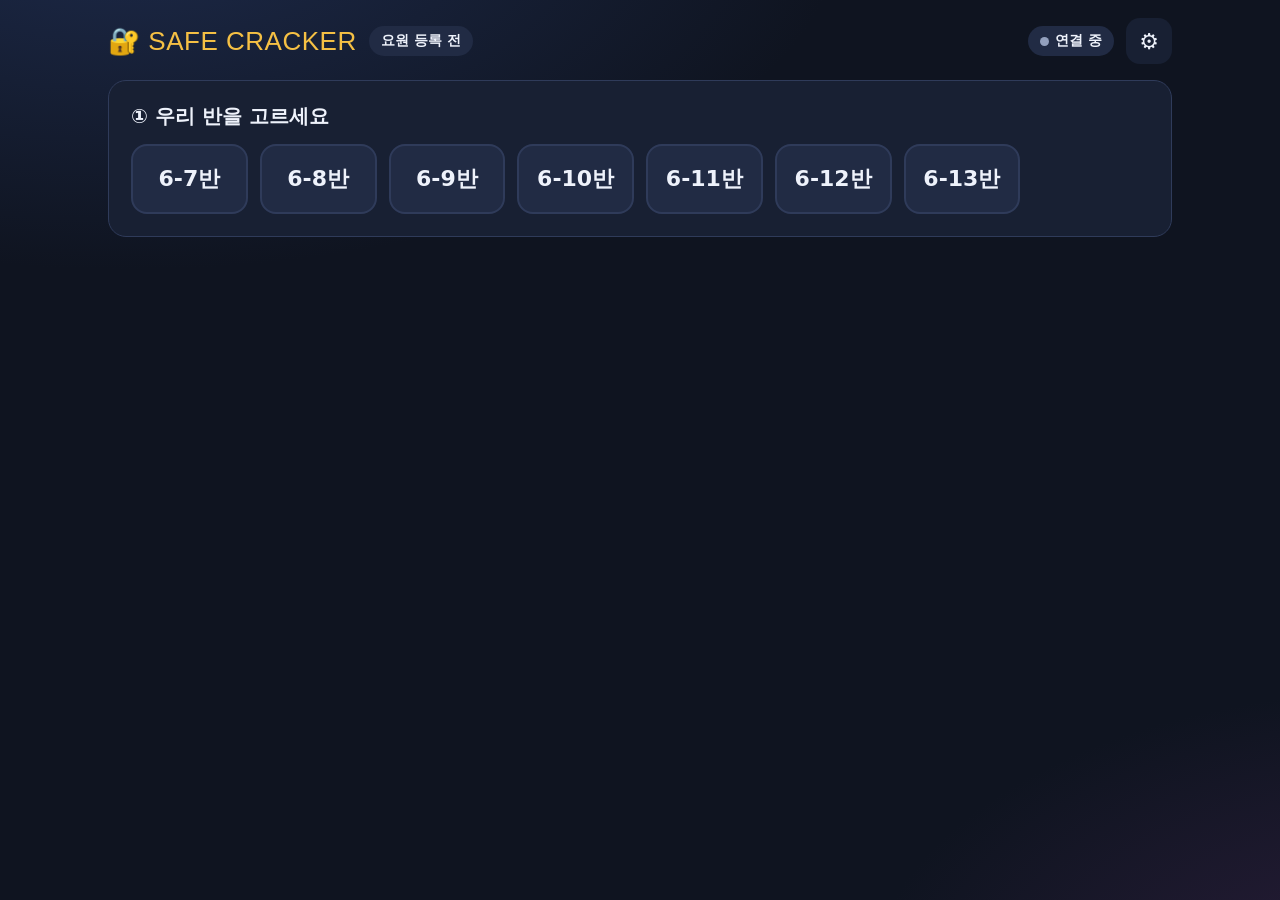
<file: index.html>
<!doctype html>
<html lang="ko"><head><meta charset="utf-8"><meta http-equiv="refresh" content="0; url=game.html"><title>Safe Cracker</title></head>
<body><a href="game.html">Safe Cracker 시작하기</a></body></html>
</file>
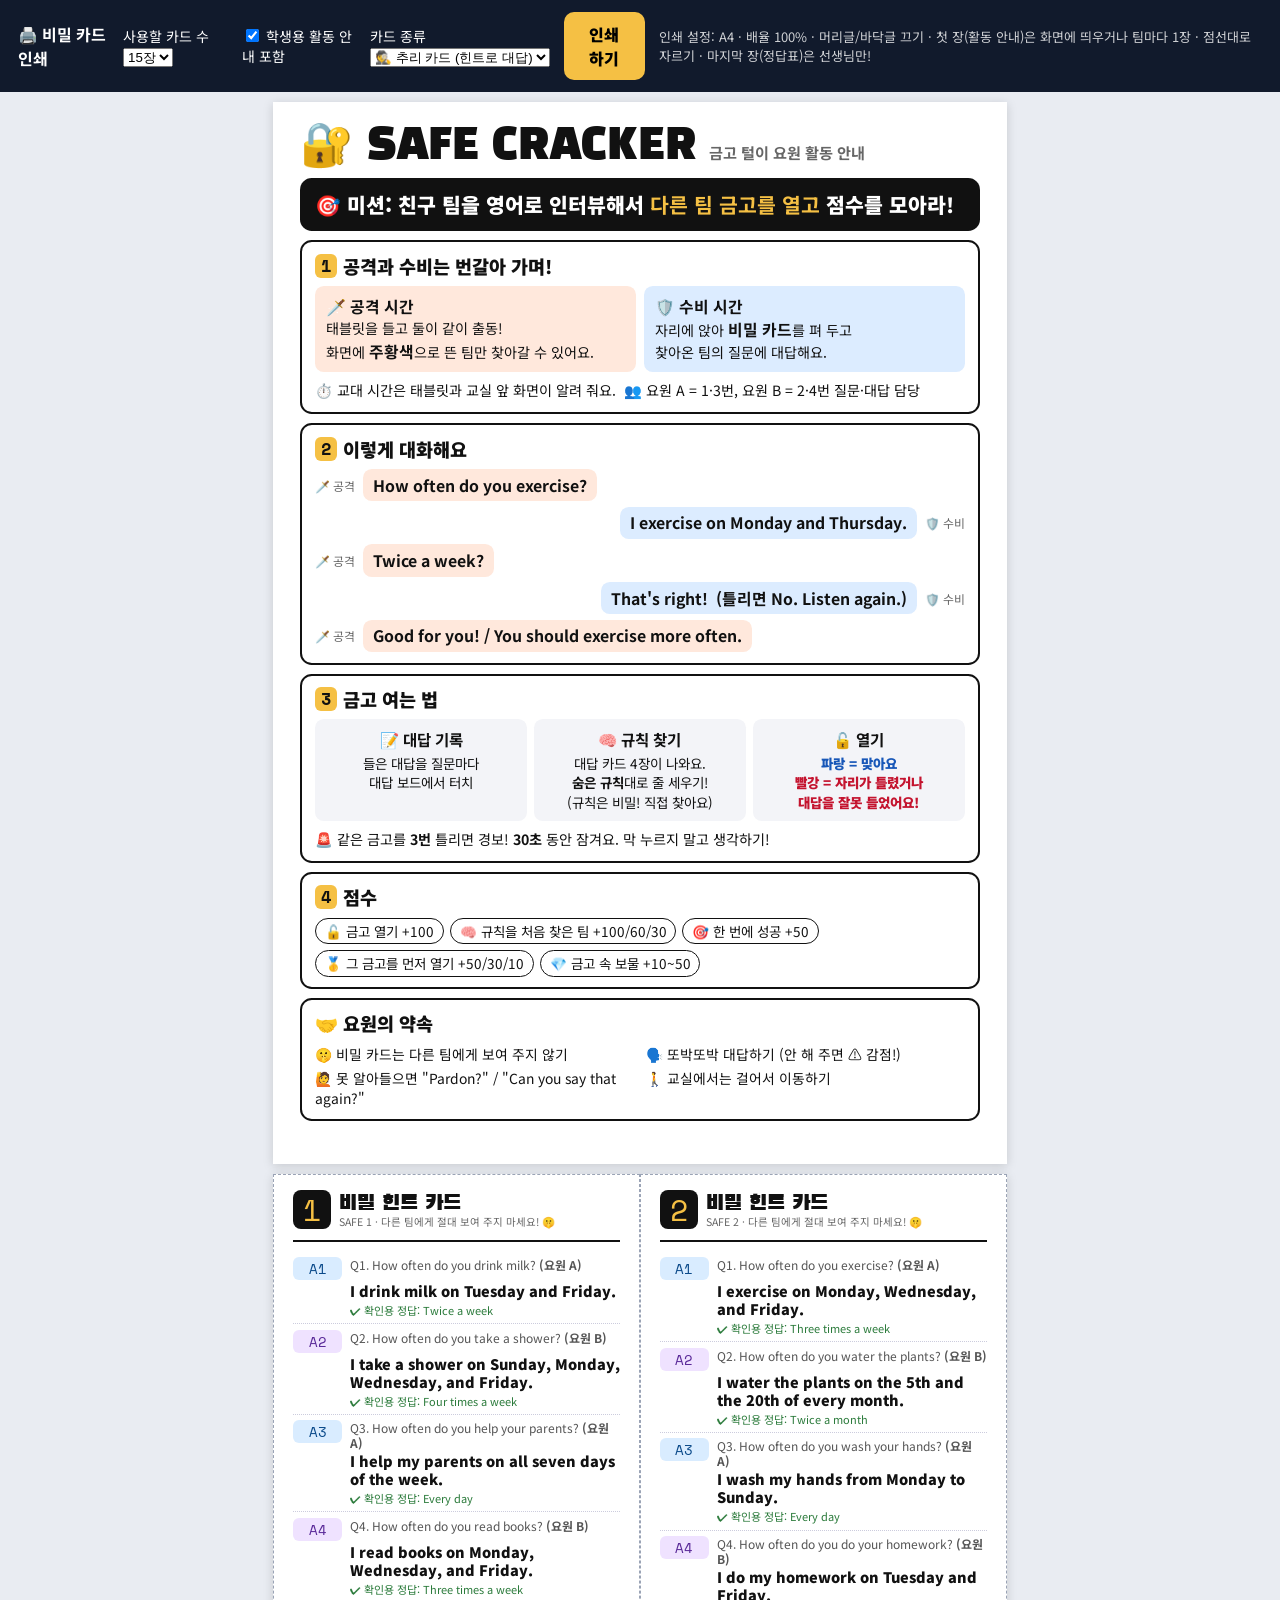
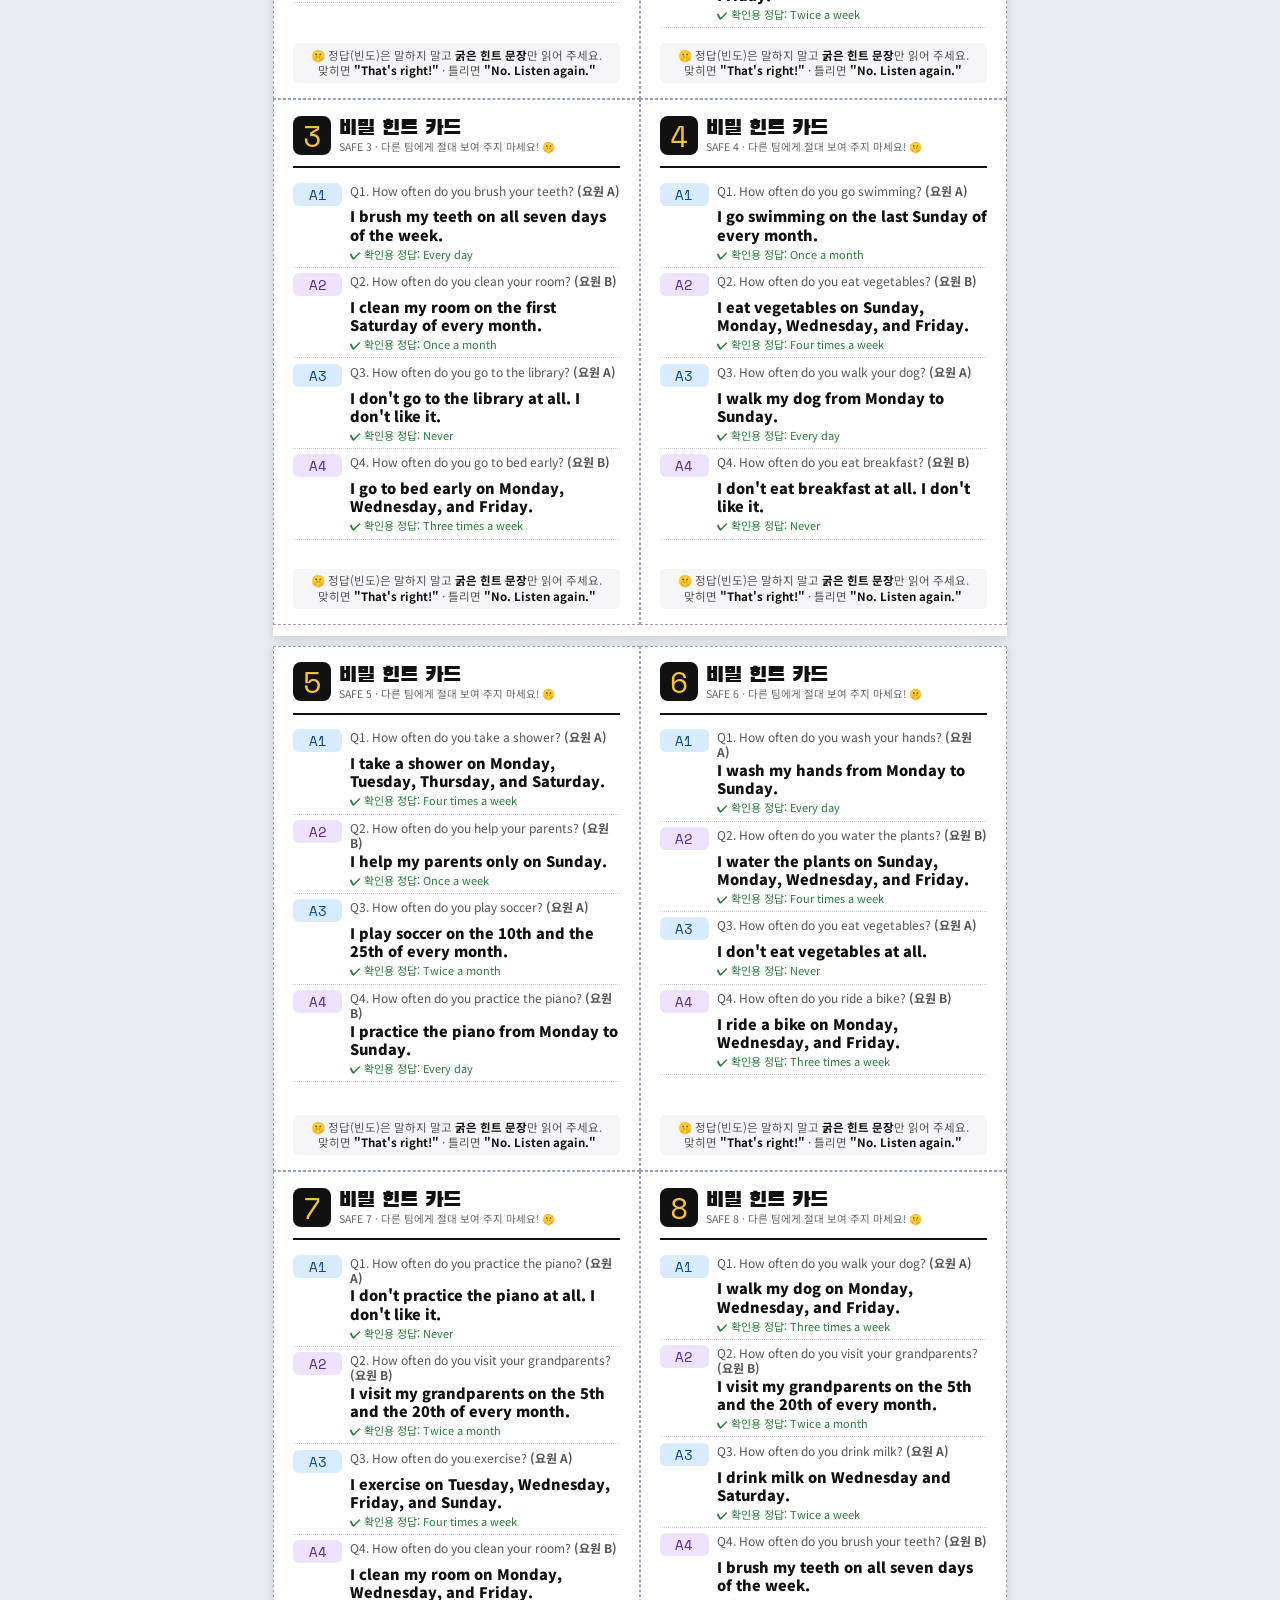
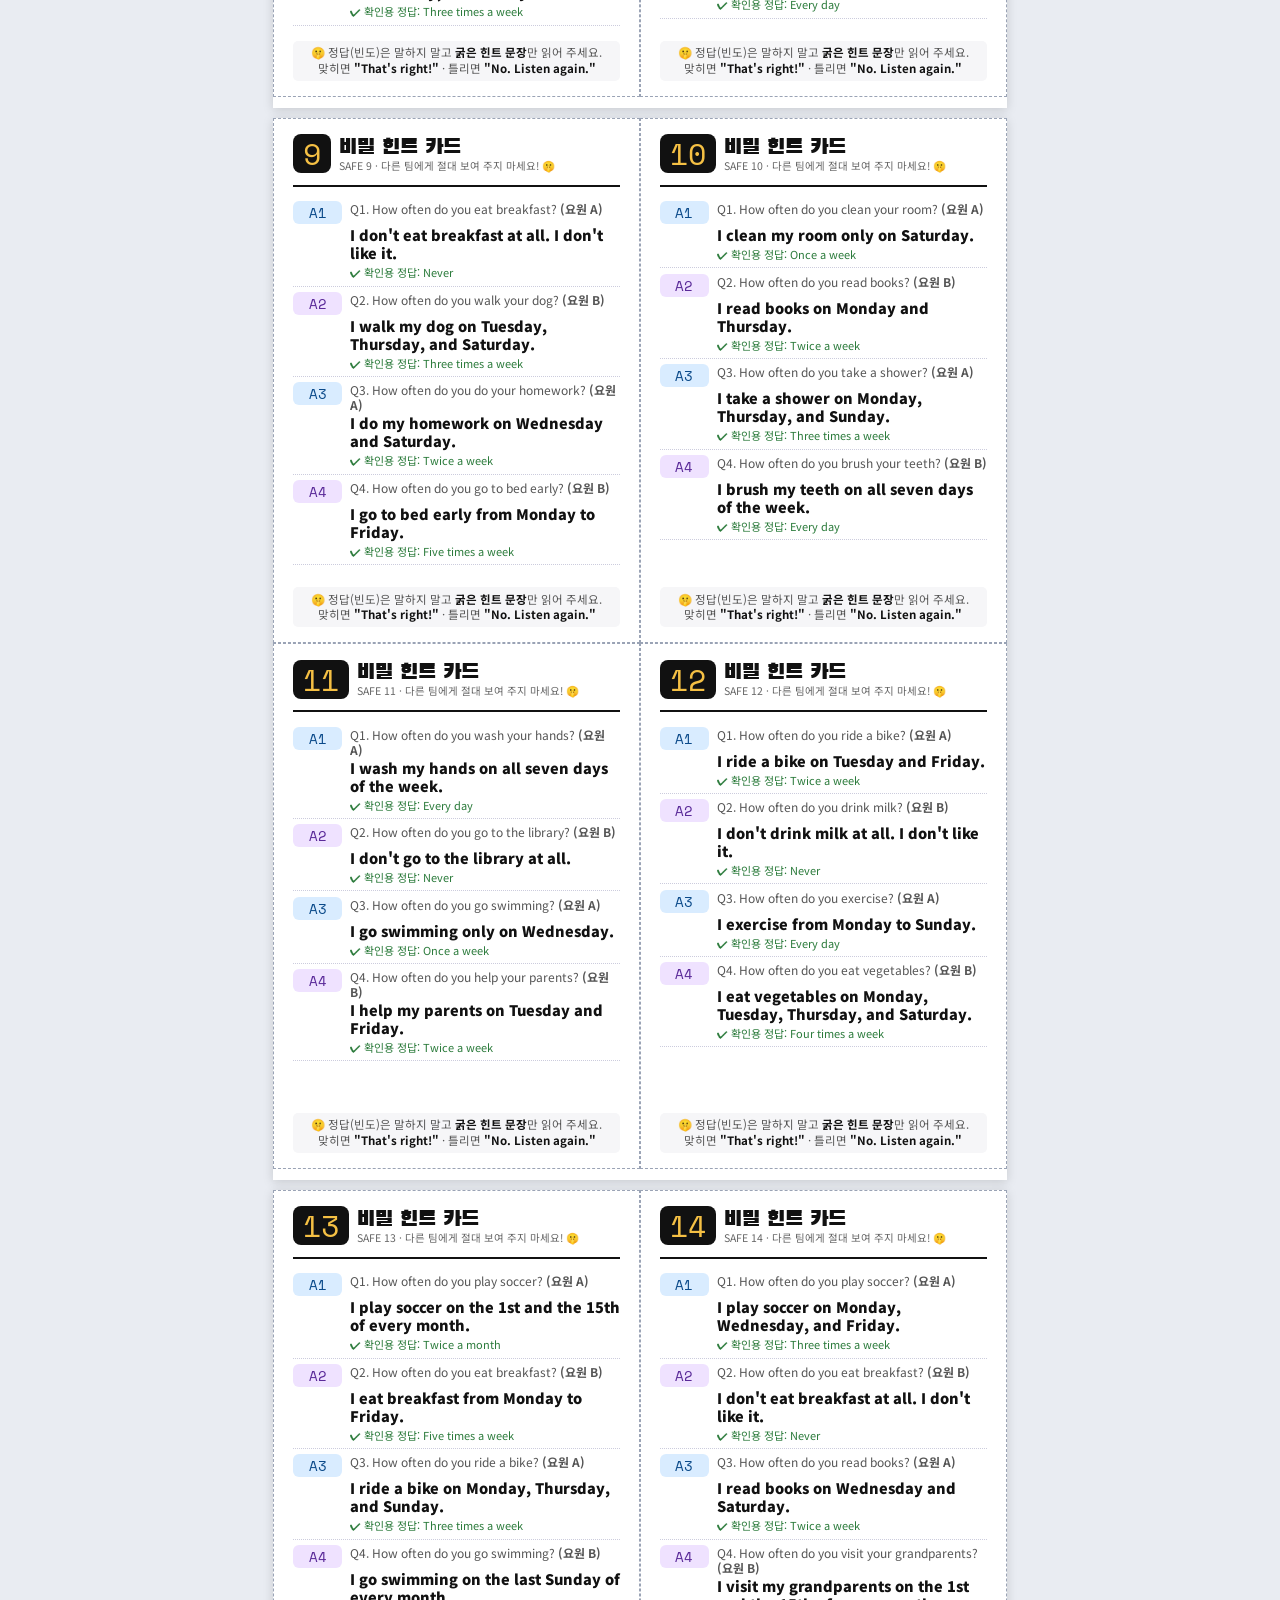
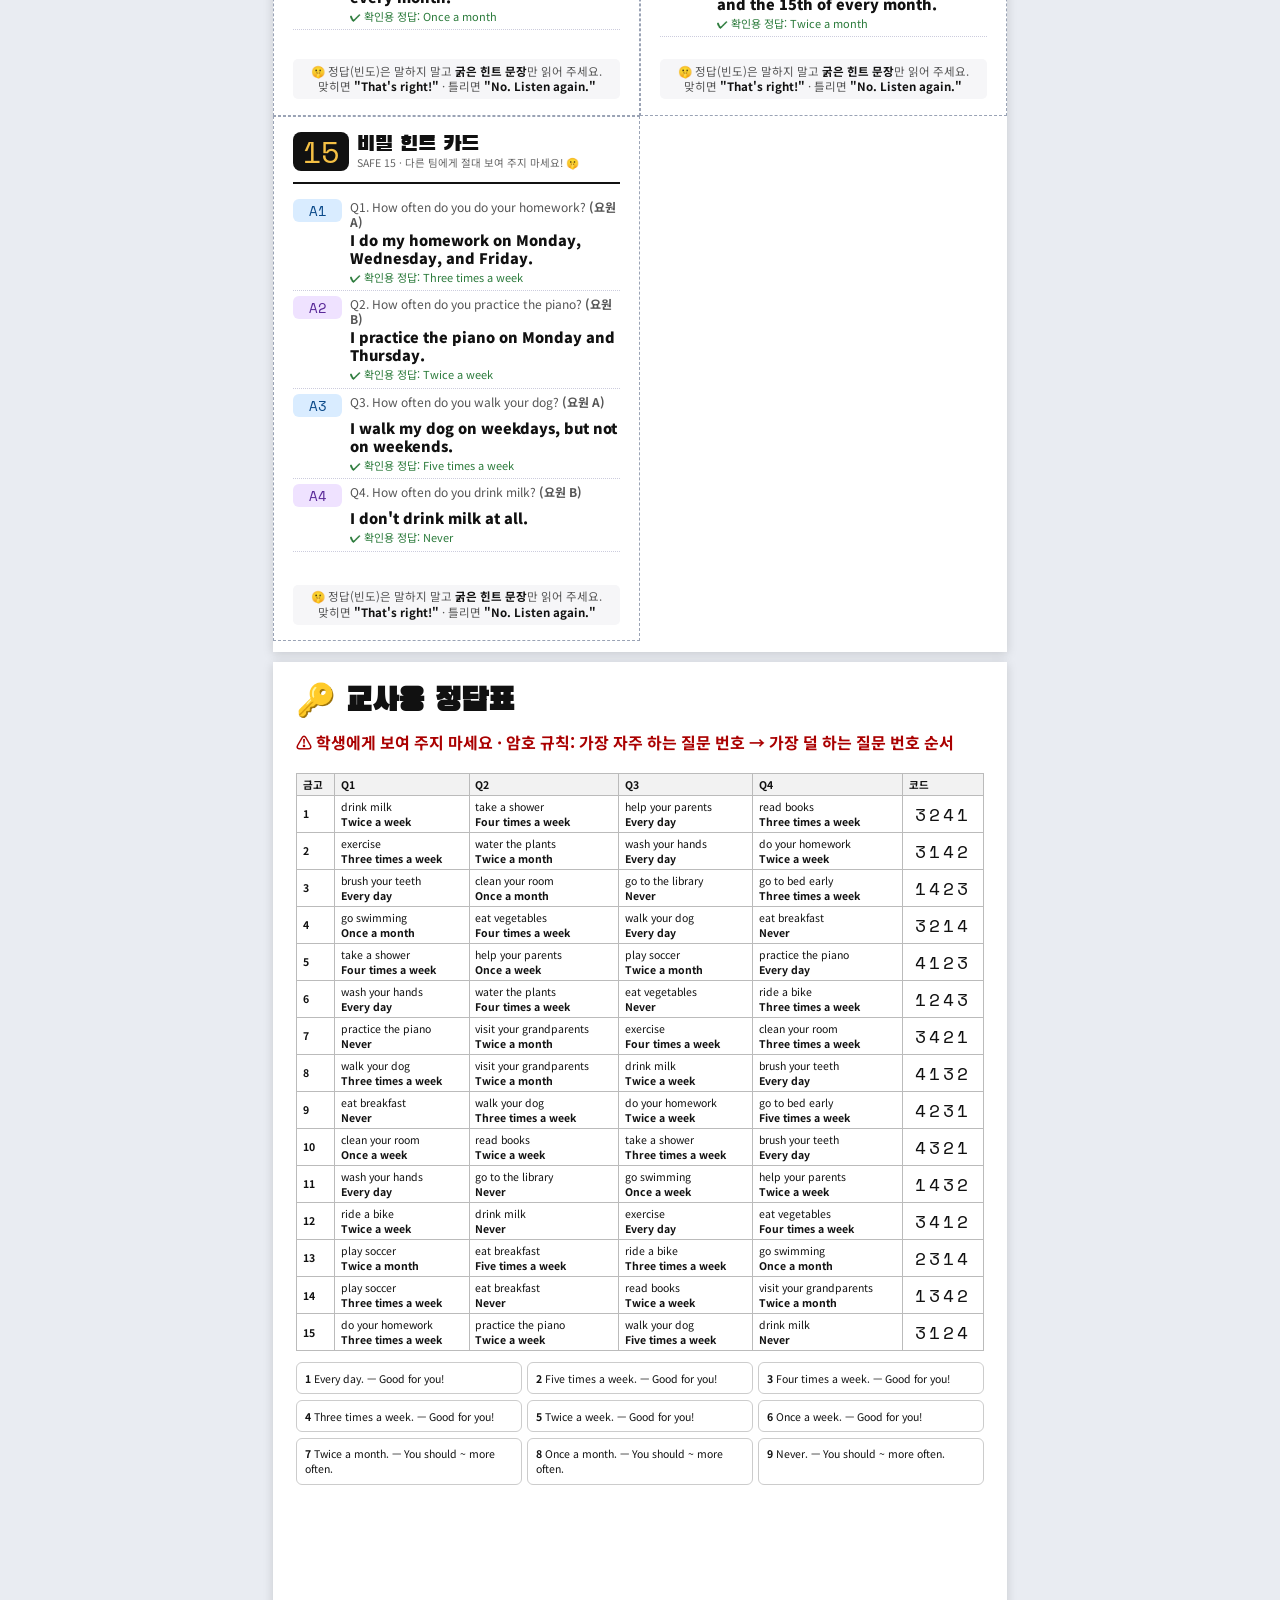
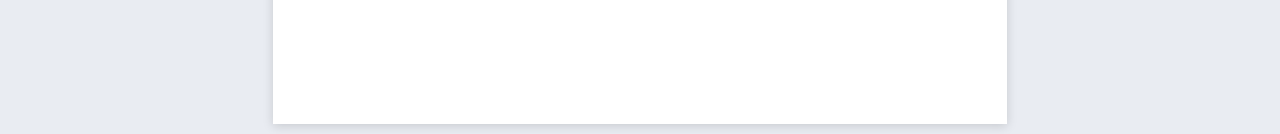
<file: cards.html>
<!doctype html>
<html lang="ko">
<head>
<meta charset="utf-8">
<meta name="viewport" content="width=device-width,initial-scale=1">
<meta name="robots" content="noindex">
<title>Safe Cracker · 비밀 카드</title>
<link href="https://fonts.googleapis.com/css2?family=Black+Han+Sans&family=Noto+Sans+KR:wght@400;700;900&family=Space+Mono:wght@700&display=swap" rel="stylesheet">
<style>
  @page{size:A4;margin:8mm}
  *{box-sizing:border-box}
  body{margin:0;font-family:'Noto Sans KR',sans-serif;color:#111;background:#e9ecf2}
  .bar{position:sticky;top:0;background:#111a2c;color:#fff;padding:12px 18px;display:flex;gap:14px;align-items:center;z-index:2}
  .bar button{background:#f5c044;border:0;border-radius:10px;padding:10px 18px;font:inherit;font-weight:900;cursor:pointer}
  .bar label{font-size:14px}
  .page{width:194mm;min-height:281mm;margin:10px auto;background:#fff;padding:0;display:grid;grid-template-columns:1fr 1fr;grid-auto-rows:139mm;gap:0;page-break-after:always;box-shadow:0 2px 10px rgba(0,0,0,.15)}
  .page:last-child{page-break-after:auto}
  .card{border:1.2px dashed #9aa3b5;padding:4mm 5mm;overflow:hidden;display:flex;flex-direction:column}
  .card .hd{display:flex;align-items:center;gap:8px;border-bottom:2px solid #111;padding-bottom:3mm;margin-bottom:2.5mm}
  .card .no{font-family:'Space Mono',monospace;font-size:30px;background:#111;color:#f5c044;border-radius:8px;padding:0 10px;line-height:1.3}
  .card .tt{font-family:'Black Han Sans',sans-serif;font-size:22px;line-height:1.1}
  .card .tt small{display:block;font-family:'Noto Sans KR';font-size:10.5px;color:#666;font-weight:400}
  .row{display:grid;grid-template-columns:13mm 1fr;gap:.5mm 2mm;padding:1.4mm 0;border-bottom:1px dotted #ccd}
  .row:last-of-type{border-bottom:0}
  .tag{font-family:'Space Mono',monospace;font-size:14px;text-align:center;border-radius:6px;padding:1px 0;align-self:start}
  .tag.a{background:#d9ecff;color:#0b4a8a}.tag.b{background:#efe2ff;color:#5a2a99}
  .q{font-size:12px;color:#555;line-height:1.25}
  .ans{grid-column:2;font-size:14.5px;line-height:1.25;font-weight:900}
  .chk{grid-column:2;font-size:11px;color:#2a7a3a}
  .foot{margin-top:auto;font-size:11.5px;color:#555;text-align:center;line-height:1.35;background:#f6f6f8;border-radius:5px;padding:1.2mm}
  .foot b{color:#111}
  .key{grid-column:1/-1;padding:5mm 6mm}
  .key h1{font-family:'Black Han Sans',sans-serif;margin:0 0 2mm}
  .key p{margin:0 0 5mm;color:#a00;font-weight:700}
  table{width:100%;border-collapse:collapse;font-size:10.5px}
  th,td{border:1px solid #bbb;padding:.8mm 1.5mm;text-align:left}
  th{background:#f2f2f2}
  td.code{font-family:'Space Mono',monospace;font-size:18px;text-align:center;letter-spacing:3px}
  .board{display:grid;grid-template-columns:repeat(3,1fr);gap:1.5mm;margin-top:3mm;font-size:10.5px}
  .board div{border:1px solid #ccc;border-radius:6px;padding:2mm}
  /* 학생용 안내 */
  .guide{grid-column:1/-1;padding:6.24mm 7.02mm;display:flex;flex-direction:column;gap:2.4mm}
  .guide h1{font-family:'Black Han Sans',sans-serif;font-weight:400;font-size:11.36mm;margin:0;line-height:1;display:flex;align-items:baseline;gap:3.12mm}
  .guide h1 small{font-family:'Noto Sans KR';font-size:4.02mm;font-weight:700;color:#666}
  .mission{background:#111;color:#fff;border-radius:3.12mm;padding:3.12mm 3.9mm;font-size:5.42mm;font-weight:900}
  .mission b{color:#f5c044}
  .gsec{border:.7mm solid #111;border-radius:3.12mm;padding:2.73mm 3.51mm}
  .gsec h2{margin:0 0 1.95mm;font-size:4.89mm;font-weight:900;display:flex;align-items:center;gap:1.56mm}
  .gsec h2 i{font-style:normal;font-family:'Space Mono',monospace;background:#f5c044;border-radius:1.56mm;padding:0 1.56mm;font-size:4.37mm}
  .gsec p{margin:0;font-size:3.75mm;line-height:1.55}
  .two{display:grid;grid-template-columns:1fr 1fr;gap:2.34mm}
  .role{border-radius:2.34mm;padding:2.34mm 2.73mm;font-size:3.75mm;line-height:1.5}
  .role.at{background:#ffe8dc}.role.df{background:#dcecff}
  .role b{font-size:4.19mm}
  .talk{display:flex;flex-direction:column;gap:1.4mm}
  .say{display:flex;gap:1.95mm;align-items:center;font-size:4.19mm}
  .say span{border-radius:2.34mm;padding:1.25mm 2.73mm;font-weight:700}
  .say.at span{background:#ffe8dc}.say.df{justify-content:flex-end}.say.df span{background:#dcecff}
  .say em{font-style:normal;font-size:3.15mm;color:#666;min-width:9.36mm}
  .flow{display:grid;grid-template-columns:repeat(3,1fr);gap:1.95mm}
  .flow div{background:#f3f4f8;border-radius:2.34mm;padding:2.34mm;font-size:3.58mm;line-height:1.45;text-align:center}
  .flow div strong{display:block;font-size:4.11mm;margin-bottom:0.78mm}
  .chips{display:flex;gap:1.56mm;flex-wrap:wrap;font-size:3.58mm}
  .chips span{border:.4mm solid #111;border-radius:99px;padding:.6mm 2.34mm}
  .blue{color:#1857b8;font-weight:900}.red{color:#c4142f;font-weight:900}
  .promise{display:grid;grid-template-columns:1fr 1fr;gap:1.17mm 3.12mm;font-size:3.67mm;line-height:1.45}
  @media print{body{background:#fff}.bar{display:none}.page{margin:0;box-shadow:none}}
</style>
</head>
<body>
<div class="bar">
  <b>🖨️ 비밀 카드 인쇄</b>
  <label>사용할 카드 수 <select id="n"></select></label>
  <label><input type="checkbox" id="withGuide" checked> 학생용 활동 안내 포함</label>
  <label>카드 종류 <select id="mode"><option value="clue">🕵️ 추리 카드 (힌트로 대답)</option><option value="easy">🙂 쉬운 카드 (정답 그대로)</option></select></label>
  <button onclick="print()">인쇄하기</button>
  <span style="font-size:13px;opacity:.8">인쇄 설정: A4 · 배율 100% · 머리글/바닥글 끄기 · 첫 장(활동 안내)은 화면에 띄우거나 팀마다 1장 · 점선대로 자르기 · 마지막 장(정답표)은 선생님만!</span>
</div>
<div id="out"></div>
<script src="data.js"></script>
<script>
const sel = document.getElementById("n");
sel.innerHTML = Array.from({length: SC_CONFIG.MAX_TEAMS}, (_, i) => i + 1).reverse()
  .map(n => `<option value="${n}">${n}장</option>`).join("");
sel.onchange = render;
const modeSel = document.getElementById("mode");
modeSel.onchange = render;
const guideChk = document.getElementById("withGuide");
guideChk.onchange = render;

/* 학생용 활동 안내 (A4 한 장) */
function guide(){
  const clue = modeSel.value === "clue";
  const talk = clue
    ? `<div class="say at"><em>🗡️ 공격</em><span>How often do you exercise?</span></div>
       <div class="say df"><span>I exercise <b>on Monday and Thursday.</b></span><em>🛡️ 수비</em></div>
       <div class="say at"><em>🗡️ 공격</em><span>Twice a week?</span></div>
       <div class="say df"><span><b>That's right!</b> &nbsp;(틀리면 No. Listen again.)</span><em>🛡️ 수비</em></div>
       <div class="say at"><em>🗡️ 공격</em><span><b>Good for you!</b> / You should exercise more often.</span></div>`
    : `<div class="say at"><em>🗡️ 공격</em><span>How often do you exercise?</span></div>
       <div class="say df"><span>I exercise <b>twice a week.</b></span><em>🛡️ 수비</em></div>
       <div class="say at"><em>🗡️ 공격</em><span><b>Good for you!</b> / You should exercise more often.</span></div>`;
  const tr = SC_SCORE.TREASURE.map(x => x.pts);
  return `<div class="page" style="grid-auto-rows:auto"><div class="guide">
    <h1>🔐 SAFE CRACKER <small>금고 털이 요원 활동 안내</small></h1>
    <div class="mission">🎯 미션: 친구 팀을 영어로 인터뷰해서 <b>다른 팀 금고를 열고</b> 점수를 모아라!</div>

    <div class="gsec"><h2><i>1</i> 공격과 수비는 번갈아 가며!</h2>
      <div class="two">
        <div class="role at"><b>🗡️ 공격 시간</b><br>태블릿을 들고 둘이 같이 출동!<br>화면에 <b>주황색</b>으로 뜬 팀만 찾아갈 수 있어요.</div>
        <div class="role df"><b>🛡️ 수비 시간</b><br>자리에 앉아 <b>비밀 카드</b>를 펴 두고<br>찾아온 팀의 질문에 대답해요.</div>
      </div>
      <p style="margin-top:2mm">⏱️ 교대 시간은 태블릿과 교실 앞 화면이 알려 줘요. &nbsp;👥 요원 A = 1·3번, 요원 B = 2·4번 질문·대답 담당</p>
    </div>

    <div class="gsec"><h2><i>2</i> 이렇게 대화해요</h2><div class="talk">${talk}</div></div>

    <div class="gsec"><h2><i>3</i> 금고 여는 법</h2>
      <div class="flow">
        <div><strong>📝 대답 기록</strong>들은 대답을 질문마다<br>대답 보드에서 터치</div>
        <div><strong>🧠 규칙 찾기</strong>대답 카드 4장이 나와요.<br><b>숨은 규칙</b>대로 줄 세우기!<br>(규칙은 비밀! 직접 찾아요)</div>
        <div><strong>🔓 열기</strong><span class="blue">파랑 = 맞아요</span><br><span class="red">빨강 = 자리가 틀렸거나<br>대답을 잘못 들었어요!</span></div>
      </div>
      <p style="margin-top:2mm">🚨 같은 금고를 <b>${SC_CONFIG.ALARM_TRIES}번</b> 틀리면 경보! <b>${SC_CONFIG.ALARM_SEC}초</b> 동안 잠겨요. 막 누르지 말고 생각하기!</p>
    </div>

    <div class="gsec"><h2><i>4</i> 점수</h2>
      <div class="chips">
        <span>🔓 금고 열기 +${SC_SCORE.BASE}</span>
        <span>🧠 규칙을 처음 찾은 팀 +${SC_SCORE.RULE.join("/")}</span>
        <span>🎯 한 번에 성공 +${SC_SCORE.PERFECT}</span>
        <span>🥇 그 금고를 먼저 열기 +${SC_SCORE.FIRST.join("/")}</span>
        <span>💎 금고 속 보물 +${Math.min(...tr)}~${Math.max(...tr)}</span>
      </div>
    </div>

    <div class="gsec"><h2>🤝 요원의 약속</h2>
      <div class="promise">
        <div>🤫 비밀 카드는 다른 팀에게 보여 주지 않기</div>
        <div>🗣️ 또박또박 대답하기 (안 해 주면 ⚠️ 감점!)</div>
        <div>🙋 못 알아들으면 "Pardon?" / "Can you say that again?"</div>
        <div>🚶 교실에서는 걸어서 이동하기</div>
      </div>
    </div>
  </div></div>`;
}

function card(t){
  const s = SC.safe(t);
  const clue = modeSel.value === "clue";
  const rows = s.acts.map((act, i) => {
    const ag = i % 2 === 0 ? "a" : "b", n = +s.ans[i];
    return `<div class="row"><span class="tag ${ag}">A${i+1}</span>
      <span class="q">Q${i+1}. ${SC.question(act)} <b>(요원 ${ag.toUpperCase()})</b></span>
      <span class="ans">${clue ? SC.clueSentence(act, n, t, i) : SC.answerSentence(act, n)}</span>
      ${clue ? `<span class="chk">✔ 확인용 정답: ${SC_ANSWERS[n].en}</span>` : ""}</div>`;
  }).join("");
  const foot = clue
    ? `🤫 정답(빈도)은 말하지 말고 <b>굵은 힌트 문장</b>만 읽어 주세요.<br>맞히면 <b>"That's right!"</b> · 틀리면 <b>"No. Listen again."</b>`
    : `질문을 들으면 카드에 있는 문장 그대로 대답하세요`;
  return `<div class="card"><div class="hd"><span class="no">${t}</span>
    <span class="tt">비밀 ${clue ? "힌트" : "대답"} 카드<small>SAFE ${t} · 다른 팀에게 절대 보여 주지 마세요! 🤫</small></span></div>
    ${rows}<div class="foot">${foot}</div></div>`;
}

function render(){
  const n = +sel.value, ts = Array.from({length: n}, (_, i) => i + 1);
  let html = guideChk.checked ? guide() : "";
  for (let i = 0; i < ts.length; i += 4) html += `<div class="page">${ts.slice(i, i+4).map(card).join("")}</div>`;
  html += `<div class="page" style="grid-auto-rows:auto"><div class="key">
    <h1>🔑 교사용 정답표</h1><p>⚠️ 학생에게 보여 주지 마세요 · 암호 규칙: 가장 자주 하는 질문 번호 → 가장 덜 하는 질문 번호 순서</p>
    <table><tr><th>금고</th><th>Q1</th><th>Q2</th><th>Q3</th><th>Q4</th><th>코드</th></tr>
    ${ts.map(t => { const s = SC.safe(t);
      return `<tr><td><b>${t}</b></td>${s.acts.map((a,i) => `<td>${SC_ACTIVITIES[a][0]}<br><b>${SC_ANSWERS[+s.ans[i]].en}</b></td>`).join("")}<td class="code">${SC.codeOf(t)}</td></tr>`; }).join("")}
    </table>
    <div class="board">${SC_ANSWERS.slice(1).map((a,i) => `<div><b>${i+1}</b> ${a.en}. — ${a.good ? "Good for you!" : "You should ~ more often."}</div>`).join("")}</div>
  </div></div>`;
  document.getElementById("out").innerHTML = html;
}
render();
</script>
</body>
</html>
</file>
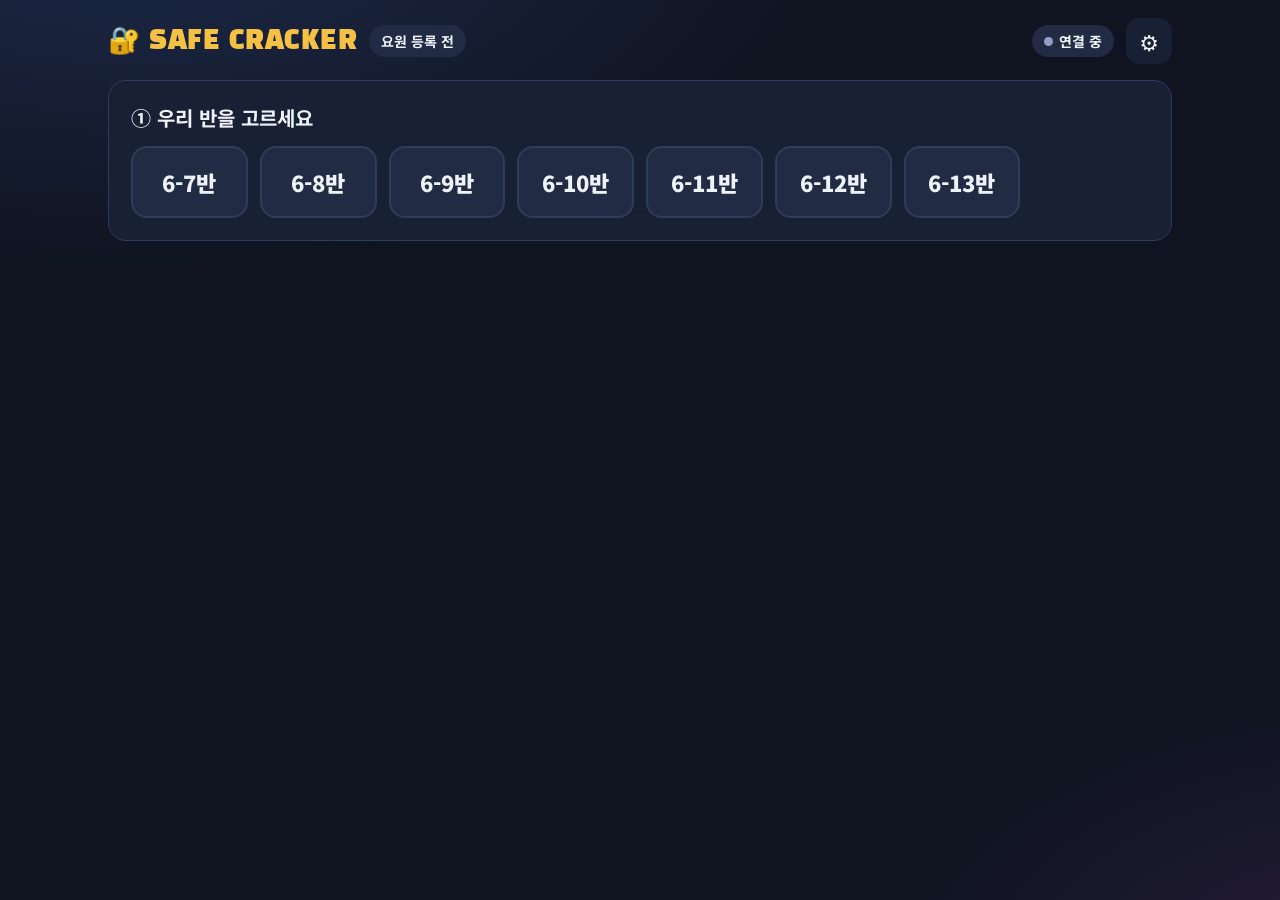
<file: game.html>
<!doctype html>
<html lang="ko">
<head>
<meta charset="utf-8">
<meta name="viewport" content="width=device-width,initial-scale=1,maximum-scale=1,user-scalable=no">
<meta name="robots" content="noindex">
<title>Safe Cracker · 요원 앱</title>
<link rel="stylesheet" href="style.css">
<style>
  .wrap{max-width:1100px;margin:0 auto;padding:18px 18px 40px}
  header.top{display:flex;align-items:center;gap:12px;flex-wrap:wrap;margin-bottom:16px}
  header.top .title{font-size:26px;color:var(--gold)}
  header.top .sp{flex:1}
  .gear{width:46px;height:46px;border-radius:14px;background:var(--panel);font-size:22px}

  /* setup */
  .step{background:var(--panel);border:1px solid var(--line);border-radius:var(--r);padding:22px;margin-bottom:16px}
  .step h2{margin:0 0 14px;font-size:20px}
  .grid{display:grid;gap:12px}
  .cls{grid-template-columns:repeat(auto-fill,minmax(110px,1fr))}
  .cls button,.seats button{background:var(--panel2);border:2px solid var(--line);border-radius:16px;padding:18px 0;font-size:22px;font-weight:900}
  .cls button.on{border-color:var(--gold);color:var(--gold);background:#2d2a1f}
  .seats{grid-template-columns:repeat(5,1fr)}
  .seats button{font-family:'Space Mono',monospace;font-size:26px}
  .seats button:disabled{opacity:.25;cursor:default;text-decoration:line-through}

  /* home */
  .hero{display:flex;align-items:center;gap:18px;background:var(--panel);border:1px solid var(--line);border-radius:var(--r);padding:18px 22px;margin-bottom:16px;flex-wrap:wrap}
  .hero .big{font-size:40px}
  .hero h1{margin:0;font-size:24px}
  .hero p{margin:4px 0 0;color:var(--dim)}
  .bar{flex:1 1 220px;height:16px;background:var(--panel2);border-radius:99px;overflow:hidden}
  .bar i{display:block;height:100%;background:linear-gradient(90deg,var(--gold),var(--green));width:0;transition:width .6s}
  .count{font-family:'Space Mono',monospace;font-size:28px;color:var(--gold2)}
  .safes{grid-template-columns:repeat(auto-fill,minmax(140px,1fr))}
  .safe{position:relative;aspect-ratio:1/1;border-radius:22px;background:linear-gradient(160deg,#3a4664,#232c44);border:3px solid #4b5878;box-shadow:inset 0 -8px 0 rgba(0,0,0,.25);display:flex;flex-direction:column;align-items:center;justify-content:center;gap:4px}
  .safe .n{font-family:'Space Mono',monospace;font-size:44px;line-height:1}
  .safe .l{font-size:14px;color:var(--dim)}
  .safe .dial{position:absolute;top:10px;right:12px;font-size:20px}
  .safe.open{background:linear-gradient(160deg,#1e5a3c,#163a2a);border-color:var(--green)}
  .safe.open .l{color:#b7f5d1}
  .tip{margin-top:16px;color:var(--dim);font-size:15px;line-height:1.6;background:var(--panel);border-radius:14px;padding:14px 16px}

  /* crack */
  .crack{display:grid;grid-template-columns:1.05fr 1fr;gap:16px}
  @media (max-width:820px){.crack{grid-template-columns:1fr}}
  .card{background:var(--panel);border:1px solid var(--line);border-radius:var(--r);padding:18px}
  .back{background:var(--panel2);border-radius:12px;padding:10px 14px;font-weight:700}
  .qrow{display:grid;grid-template-columns:auto 1fr;gap:6px 12px;align-items:center;padding:12px;border-radius:14px;border:2px solid transparent;margin-bottom:8px;background:var(--panel2);text-align:left;width:100%}
  .qrow.cur{border-color:var(--gold);background:#2b2a22}
  .qrow.wrong{border-color:var(--red);background:#3a1820}
  .qrow .ans .redo{color:#ff9aa6;font-weight:900;margin-left:6px}
  .qrow .q{font-size:19px;font-weight:700}
  .qrow .ans{grid-column:2;font-size:16px;color:var(--dim);min-height:22px}
  .qrow .ans b{color:var(--gold2)}
  .qnum{font-family:'Space Mono',monospace;width:38px;height:38px;border-radius:10px;background:var(--bg);display:grid;place-items:center;font-size:18px}
  .codebox{display:flex;gap:10px;justify-content:center;margin:14px 0}
  .digit{width:64px;height:78px;border-radius:14px;background:#0a0e17;border:2px solid var(--line);display:grid;place-items:center;font-family:'Space Mono',monospace;font-size:42px;color:var(--green)}
  .digit.cur{border-color:var(--gold)}
  .digit small{font-size:20px;color:var(--dim);margin-right:2px}
  .sec{font-weight:900;font-size:15px;color:var(--dim);margin:2px 0 8px;display:flex;gap:8px;align-items:center}
  .sec b{color:var(--gold2)}
  .board .ab{min-height:70px;padding:8px 6px}
  .board .ab .k{font-size:20px}.board .ab .e{font-size:15px}
  .qkeys{display:grid;grid-template-columns:repeat(2,1fr);gap:10px}
  .qk{background:#2a3350;border:2px solid #4b5878;border-radius:14px;padding:14px 8px;font-size:19px;font-weight:900;min-height:60px}
  .qk:active{transform:scale(.97)}
  .qk:disabled{opacity:.25}
  .qk.wait{font-size:14px;font-weight:400;color:var(--dim)}
  .codebox.words{gap:8px}
  .codebox.words .digit{flex:1;width:auto;height:70px;font-family:'Noto Sans KR',sans-serif;font-size:15px;font-weight:900;line-height:1.2;text-align:center;padding:4px;color:var(--green);position:relative}
  .codebox.words .digit.filled{background:#13203a;border-color:#4b6aa0;cursor:grab;touch-action:none;user-select:none;-webkit-user-select:none}
  .codebox.words .digit.ok{background:#0f2f5c;border-color:var(--blue);color:#cfe6ff;box-shadow:0 0 0 3px rgba(90,169,255,.25)}
  .codebox.words .digit.no{background:#4a1520;border-color:var(--red);color:#ffd0d6;box-shadow:0 0 0 3px rgba(255,93,108,.25)}
  .codebox.words .digit.over{border-color:var(--gold);border-style:dashed;transform:scale(1.04)}
  .codebox.words .digit.lift{opacity:.3}
  .qk:not(:disabled){touch-action:none;user-select:none;-webkit-user-select:none;cursor:grab}
  .ghost{position:fixed;z-index:50;pointer-events:none;transform:translate(-50%,-50%) rotate(-3deg) scale(1.05);background:#2a3350;border:2px solid var(--gold);border-radius:14px;padding:12px 16px;font-weight:900;font-size:17px;box-shadow:0 12px 30px rgba(0,0,0,.5);white-space:nowrap}
  .dndtip{font-size:13px;color:var(--dim);text-align:center;margin:-6px 0 10px}
  .codebox.words .digit i{position:absolute;top:3px;left:7px;font-style:normal;font-size:11px;color:var(--dim);font-family:'Space Mono',monospace}
  .rulehint{margin-top:10px;background:#2b2a14;border:1px solid #5a5220;color:#ffe9a8;border-radius:12px;padding:10px 14px;font-size:15px}
  .rulehint.hidden{display:none}
  hr.split{border:0;border-top:1px dashed var(--line);margin:14px 0}
  .board{grid-template-columns:repeat(3,1fr)}
  .ab{background:var(--panel2);border:2px solid var(--line);border-radius:16px;padding:14px 8px;min-height:92px;display:flex;flex-direction:column;align-items:center;justify-content:center;gap:4px}
  .ab:active{transform:scale(.96)}
  .ab .k{font-family:'Space Mono',monospace;font-size:26px;color:var(--gold)}
  .ab .e{font-size:17px;font-weight:700;text-align:center}
  .ab.bad .k{color:var(--violet)}
  .actions{display:flex;gap:10px;margin-top:14px}
  .btn{flex:1;padding:18px;border-radius:16px;font-size:20px;font-weight:900;background:var(--panel2)}
  .btn.go{background:var(--gold);color:#241b00}
  .btn:disabled{opacity:.35}
  .react{margin-top:12px;min-height:58px;border-radius:14px;padding:12px 16px;background:#13253a;color:#cfe6ff;font-size:18px;display:flex;align-items:center;gap:10px}
  .react.say{animation:pop .35s}
  .react b{color:#fff}
  .msg{text-align:center;min-height:26px;font-weight:700;margin-top:8px}
  .msg.bad{color:var(--red)}.msg.ok{color:var(--green)}

  /* overlays */
  .ov{position:fixed;inset:0;background:rgba(5,8,14,.86);display:grid;place-items:safe center;z-index:20;text-align:center;padding:20px;overflow-y:auto}
  .ov .box{animation:pop .5s}
  .ov .icon{font-size:110px}
  .ov h2{font-family:'Black Han Sans',sans-serif;font-size:46px;margin:6px 0;color:var(--gold)}
  .ov p{font-size:20px;color:var(--text)}
  .ov .btn{margin-top:18px;min-width:220px}
  .wheel{display:inline-block;animation:spin 1.2s ease-out}
  .scorebox{text-align:right;min-width:110px}
  .scorebox .pts{font-family:'Space Mono',monospace;font-size:34px;color:var(--gold);line-height:1}
  .scorebox .rk{font-weight:900;color:var(--text);margin-top:4px}
  .rules{display:flex;flex-wrap:wrap;gap:8px;margin:-4px 0 16px}
  .rules span{background:var(--panel);border:1px solid var(--line);border-radius:999px;padding:6px 12px;font-size:14px;color:var(--dim)}
  .rules b{color:var(--gold2)} .rules .warn{color:#ffb3ba}
  .chip.timer{background:#3a2c10;color:var(--gold2);font-size:18px}
  .chip.timer.low{background:#4a1520;color:#fff;animation:blink 1s infinite}
  @keyframes blink{50%{opacity:.55}}
  .breakdown{margin:12px auto 0;max-width:340px;text-align:left;font-size:18px}
  .breakdown div{display:flex;justify-content:space-between;padding:6px 0;border-bottom:1px dashed var(--line)}
  .breakdown div b{color:var(--gold2);font-family:'Space Mono',monospace}
  .breakdown .sum{border:0;font-size:24px;font-weight:900}
  .ov.alarm{background:rgba(90,0,12,.9);animation:siren .8s infinite alternate}
  @keyframes siren{from{background:rgba(90,0,12,.92)}to{background:rgba(20,0,40,.92)}}
  .ov.alarm h2{color:#fff}
  .tries{font-size:14px;color:#ffb3ba;margin-left:auto}

  /* 라운드 배너 */
  .phase{display:flex;align-items:center;gap:16px;border-radius:var(--r);padding:14px 20px;margin-bottom:16px;border:2px solid transparent}
  .phase .pi{font-size:44px}
  .phase .pt{flex:1;display:flex;flex-direction:column}
  .phase .pt b{font-family:'Black Han Sans',sans-serif;font-size:30px;font-weight:400}
  .phase .pt span{font-size:16px;opacity:.9}
  .phase .pc{text-align:right;display:flex;flex-direction:column}
  .phase .pc .mono{font-size:40px;line-height:1}
  .phase .pc small{font-size:14px;opacity:.85;margin-top:4px}
  .phase.attack{background:linear-gradient(90deg,#5a1f12,#3a1a14);border-color:#ff7a45;color:#ffe2d6}
  .phase.defend{background:linear-gradient(90deg,#0f3358,#13243d);border-color:var(--blue);color:#dcecff}
  .phase.wait{background:var(--panel);border-color:var(--line);color:var(--dim)}
  .phase.soon{animation:blink .8s infinite}
  .safe.locked{opacity:.38;filter:saturate(.3)}
  .safe.go{border-color:#ff7a45;box-shadow:0 0 0 3px rgba(255,122,69,.25),inset 0 -8px 0 rgba(0,0,0,.25)}
  .safe.go .l{color:#ffc4ab;font-weight:700}
  .defbox{background:linear-gradient(160deg,#0f3358,#13243d);border:2px solid var(--blue);border-radius:var(--r);padding:22px;margin-bottom:16px;font-size:19px;line-height:1.7}
  .defbox h3{margin:0 0 6px;font-family:'Black Han Sans',sans-serif;font-weight:400;font-size:28px;color:#fff}
  .ov.swap{background:rgba(5,8,14,.75);pointer-events:none}
  .ov.swap h2{font-size:64px}
</style>
</head>
<body>
<div class="wrap">
  <header class="top">
    <span class="title">🔐 SAFE CRACKER</span>
    <span class="chip" id="who">요원 등록 전</span>
    <span class="sp"></span>
    <span class="chip hidden" id="pendChip" style="background:#3a2c10;color:var(--gold2)"></span>
    <span class="chip"><i class="dot" id="dot"></i><span id="net">연결 중</span></span>
    <button class="gear" id="gear" title="설정">⚙️</button>
  </header>
  <div class="phase hidden" id="phase"><span class="pi" id="phIcon"></span>
    <div class="pt"><b id="phTitle"></b><span id="phSub"></span></div>
    <div class="pc"><span class="mono" id="phClock"></span><small id="phRound"></small></div></div>

  <!-- 1. 등록 -->
  <section id="setup" class="hidden">
    <div class="step">
      <h2>① 우리 반을 고르세요</h2>
      <div class="grid cls" id="clsList"></div>
    </div>
    <div class="step hidden" id="seatStep">
      <h2>② 우리 팀 금고 번호를 고르세요 <small style="color:var(--dim);font-weight:400">(비밀 카드에 적힌 번호)</small></h2>
      <div class="grid seats" id="seatList"></div>
    </div>
  </section>

  <!-- 2. 금고 목록 -->
  <section id="home" class="hidden">
    <div class="hero">
      <div class="big">🕵️</div>
      <div><h1 id="heroTitle">미션: 다른 팀 금고 모두 열기</h1><p id="heroSub">금고를 골라 그 팀을 찾아가 인터뷰하세요!</p></div>
      <div class="bar"><i id="barFill"></i></div>
      <div class="count" id="count">0/0</div>
      <div class="scorebox"><div class="pts" id="myScore">0</div><div class="rk" id="myRank">점</div></div>
    </div>
    <div class="rules" id="rules"></div>
    <div class="defbox hidden" id="defbox"><h3>🛡️ 수비 시간이에요!</h3>
      자리에 앉아 <b>비밀 힌트 카드</b>를 펴 두세요. 공격 팀이 오면 <b>정답은 숨기고 굵은 힌트 문장만</b> 읽어 줘요.<br>
      공격 팀이 맞히면 <b>"That's right!"</b> · 틀리면 <b>"No. Listen again."</b><br>
      A1·A3 = <b>요원 A</b> · A2·A4 = <b>요원 B</b> · 질문을 못 알아들었으면 "Pardon?"</div>
    <div class="grid safes" id="safeList"></div>
    <div class="tip">
      🗡️ <b>공격</b>: 요원 A는 1·3번, 요원 B는 2·4번 질문. 힌트를 듣고 <b>"Twice a week?"</b>처럼 빈도를 추리해서 말해요. 질문하지 않는 사람이 태블릿 터치!<br>
      🛡️ <b>수비</b>: 비밀 카드의 <b>힌트 문장</b>만 읽어 주고, 맞히면 <b>"That's right!"</b> 틀리면 <b>"No. Listen again."</b> (A1·A3 = 요원 A, A2·A4 = 요원 B)
    </div>
  </section>

  <!-- 3. 금고 열기 -->
  <section id="crack" class="hidden">
    <div style="display:flex;align-items:center;gap:12px;margin-bottom:14px">
      <button class="back" id="backBtn">← 금고 목록</button>
      <h2 style="margin:0" class="title" id="crackTitle">금고</h2>
      <span class="tries" id="tries"></span>
    </div>
    <div class="crack">
      <div class="card">
        <div style="color:var(--dim);margin-bottom:10px">① 질문 → ② 힌트 듣고 "Twice a week?" → ③ "That's right!"이면 대답 기록 → ④ 4개 다 모으면 <b style="color:var(--gold2)">규칙을 찾아 암호 입력</b></div>
        <div id="qList"></div>
        <div class="react" id="react">💬 정답을 확인받고 터치하면 할 말(반응)이 여기 나와요</div>
      </div>
      <div class="card">
        <div class="sec">① 들은 대답 기록 <span id="ansFor"></span></div>
        <div class="grid board" id="board"></div>
        <hr class="split">
        <div class="sec">② 금고 암호 <b>규칙을 찾아 대답 카드를 순서대로 누르세요!</b></div>
        <div class="codebox words" id="codeBox"></div>
        <div class="dndtip">카드를 누르면 빈칸에 들어가요 · 칸끼리 끌어서 자리 바꾸기 · 칸을 누르면 빼기</div>
        <div class="qkeys" id="qkeys"></div>
        <div class="actions">
          <button class="btn" id="clearBtn">⌫ 지우기</button>
          <button class="btn go" id="openBtn" disabled>🔓 열기</button>
        </div>
        <div class="msg" id="msg"></div>
        <div class="rulehint hidden" id="ruleHint"></div>
      </div>
    </div>
  </section>
</div>

<div class="ov hidden" id="ov"><div class="box">
  <div class="icon" id="ovIcon">🎉</div><h2 id="ovTitle"></h2><div id="ovText"></div>
  <button class="btn go" id="ovBtn">확인</button>
</div></div>
<div class="ov alarm hidden" id="alarmOv"><div class="box">
  <div class="icon">🚨</div><h2>경보 발령!</h2>
  <p>같은 금고를 <span id="alarmTries">3</span>번 틀렸어요. <b class="mono" id="alarmLeft" style="font-size:40px">30</b>초 동안 잠깁니다.</p>
  <p>다시 정확하게 물어보세요: <b>"Can you say that again?"</b></p>
</div></div>
<div class="ov swap hidden" id="swapOv"><div class="box">
  <div class="icon" id="swIcon">🔄</div><h2 id="swTitle">교대!</h2><p id="swText"></p>
</div></div>
<div class="ov hidden" id="timeOv"><div class="box">
  <div class="icon">⏰</div><h2>TIME OVER!</h2><p>시간이 끝났어요. 교실 앞 현황판에서 결과를 확인하세요!</p>
  <p style="font-size:28px">우리 팀 <b class="mono" id="finalScore" style="color:var(--gold)">0</b>점 · <b id="finalRank"></b></p>
</div></div>

<script src="data.js"></script>
<script>
const $ = id => document.getElementById(id);
const ME_KEY = "sc_me";
let me = load() || {};            // {cls, team}
let cls = null;                   // 현재 반 데이터 (DB)
let unwatch = null;
let target = null, entry = [], code = [null,null,null,null], cur = 0, cooldownUntil = 0;
let feedback = null;
let ansWrong = new Set();   // 확인해 보니 잘못 기록한 대답(질문 번호)   // 틀렸을 때 칸마다 맞음/틀림 {key, marks:[true,false,...]}
const EMPTY = () => [null,null,null,null];
const codeKey = () => code.join(",");
const localOpened = new Map();    // 낙관적 반영: 금고 → 점수 정보
const triesBy = {};               // 금고별 오답 횟수

const tr = SC_SCORE.TREASURE.map(x => x.pts);
$("rules").innerHTML = `<span>🔓 금고 <b>+${SC_SCORE.BASE}</b></span><span>🎯 한 번에 성공 <b>+${SC_SCORE.PERFECT}</b></span>
  <span>🧠 규칙 발견 <b>+${SC_SCORE.RULE.join("/")}</b></span><span>🥇 선착순 <b>+${SC_SCORE.FIRST.join("/")}</b></span><span>💎 보물 <b>+${Math.min(...tr)}~${Math.max(...tr)}</b></span>
  <span class="warn">🚨 같은 금고 ${SC_CONFIG.ALARM_TRIES}번 틀리면 경보 ${SC_CONFIG.ALARM_SEC}초 잠금</span>`;
$("alarmTries").textContent = SC_CONFIG.ALARM_TRIES;

function load(){ try{ return JSON.parse(localStorage.getItem(ME_KEY)); }catch{ return null; } }
function save(){ try{ localStorage.setItem(ME_KEY, JSON.stringify(me)); }catch{} }
function show(id){ ["setup","home","crack"].forEach(s => $(s).classList.toggle("hidden", s !== id)); }

/* ---------- 연결 ---------- */
function watch(c){
  unwatch && unwatch(); cls = null;
  unwatch = SCDB.watchClass(c, data => { cls = data; onData(); }, st => {
    $("dot").className = "dot " + st;
    $("net").textContent = {online:"실시간 연결", offline:"재연결 중…", local:"테스트 모드", denied:"DB 권한 없음"}[st] || st;
  });
}
let lastReset = null, lastPen = null;
function onData(){
  if (lastReset !== null && cls.resetAt && cls.resetAt !== lastReset) {
    localOpened.clear(); localAlarm = 0;
    pending = pending.filter(p => p.cls !== me.cls); savePending();   // 선생님이 리셋하면 대기 중인 기록도 버려요
    [triesBy, drafts].forEach(o => Object.keys(o).forEach(k => delete o[k]));
  }
  lastReset = cls.resetAt || 0;
  if (pending.length) {
    const before = pending.length;
    pending = pending.filter(p => !(p.cls === me.cls && SC.openedOf(cls, p.team).includes(p.safe)));
    if (pending.length !== before) savePending();
  }
  // 선생님이 감점을 주면 우리 태블릿에 알림
  const pen = me.team ? SC.penaltyOf(cls, me.team) : 0;
  if (lastPen !== null && pen > lastPen)
    popup("⚠️", `감점 −${SC_SCORE.PENALTY}점`, `<p style="font-size:22px">선생님 감점이에요. 찾아온 팀의 질문에는<br><b>비밀 카드 문장으로 또박또박</b> 대답해 주세요!</p>`);
  lastPen = pen;
  tick();
  if (me.team && cls.empty && cls.empty[me.team]) {      // 선생님이 내 자리를 빈 자리로 지정
    me.team = null; save(); renderSetup(); return;
  }
  if (!$("seatStep").classList.contains("hidden")) renderSeats();
  if (!$("home").classList.contains("hidden")) renderHome();
  if (!$("crack").classList.contains("hidden")) renderCrack();
}

/* ---------- 1. 등록 ---------- */
function renderSetup(){
  show("setup"); $("who").textContent = "요원 등록 전";
  $("clsList").innerHTML = SC_CONFIG.CLASSES.map(c =>
    `<button data-c="${c}" class="${me.cls===c?'on':''}">${SC_CONFIG.GRADE}-${c}반</button>`).join("");
  $("clsList").onclick = e => {
    const b = e.target.closest("button"); if(!b) return;
    me.cls = +b.dataset.c; me.team = null; save(); localOpened.clear(); lastReset = null;
    watch(me.cls); renderSetup();
  };
  $("seatStep").classList.toggle("hidden", !me.cls);
  renderSeats();
}
function renderSeats(){
  const empty = (cls && cls.empty) || {};
  $("seatList").innerHTML = SC.teams().map(t => `<button data-t="${t}" ${empty[t]?'disabled':''}>${t}</button>`).join("");
  $("seatList").onclick = e => {
    const b = e.target.closest("button"); if(!b || b.disabled) return;
    me.team = +b.dataset.t; save(); lastPen = null; goHome();
  };
}

/* ---------- 2. 금고 목록 ---------- */
function openedSet(){
  const s = new Set(SC.openedOf(cls, me.team)); localOpened.forEach((v, k) => s.add(k)); return s;
}
function myScore(){
  const fromDb = new Set(SC.openedOf(cls, me.team));
  let extra = 0; localOpened.forEach((v, k) => { if (!fromDb.has(k)) extra += v.pts; });
  return SC.scoreOf(cls, me.team) + extra;
}
function myRank(){
  const r = SC.ranking(cls).find(x => x.t === me.team);
  return r && r.score > 0 ? `${r.rank}위 / ${SC.activeTeams(cls).length}팀` : "첫 금고를 열어 보세요";
}
function goHome(){ show("home"); renderHome(); }
function renderHome(){
  $("who").textContent = `${SC_CONFIG.GRADE}-${me.cls}반 · 금고 ${me.team}번 팀`;
  if (!cls) { $("safeList").innerHTML = ""; return; }
  const targets = SC.targetsOf(cls, me.team), opened = openedSet();
  const done = targets.filter(t => opened.has(t)).length;
  $("count").textContent = `${done}/${targets.length}`;
  $("barFill").style.width = (targets.length ? done/targets.length*100 : 0) + "%";
  $("myScore").textContent = myScore() + "점";
  $("myRank").textContent = "🏅 " + myRank();
  const allDone = targets.length && done === targets.length;
  const r = SC.round(cls), role = SC.role(r, me.team);
  $("heroTitle").textContent = allDone ? "🏆 미션 완료!" : "미션: 다른 팀 금고 모두 열기";
  $("heroSub").textContent = allDone ? "아직 안 끝난 팀이 오면 친절하게 대답해 주세요!"
    : role === "attack" ? "주황색 금고 팀은 지금 자리에 있어요. 찾아가 인터뷰하세요!"
    : role === "defend" ? "이번 라운드는 수비! 다음 공격 라운드를 기다려요."
    : "선생님이 라운드를 시작하면 금고를 열 수 있어요.";
  $("defbox").classList.toggle("hidden", role !== "defend");
  const order = targets.slice().sort((a, b) => canGo(r, b) - canGo(r, a) || a - b);
  $("safeList").innerHTML = order.map(t => {
    if (opened.has(t)) return `<button class="safe open" data-t="${t}"><span class="dial">✅</span><span class="n">${t}</span><span class="l">OPEN</span></button>`;
    const go = role === "attack" && canGo(r, t), d = drafts[t] && drafts[t].entry.some(x => x != null);
    const label = go ? "🛡️ 지금 가세요!" : role === "attack" ? "🗡️ 공격 나감" : "🔒 잠김";
    return `<button class="safe ${go ? 'go' : 'locked'}" data-t="${t}"><span class="dial">${d ? '📝' : '🔒'}</span><span class="n">${t}</span><span class="l">${label}</span></button>`;
  }).join("");
  $("safeList").onclick = e => {
    const b = e.target.closest(".safe"); if(!b) return;
    const t = +b.dataset.t, r2 = SC.round(cls), role2 = SC.role(r2, me.team);
    if (openedSet().has(t)) return popup("✅", `금고 ${t} 열림`, "이미 연 금고예요. 다른 금고에 도전!");
    if (role2 === "defend") return popup("🛡️", "지금은 수비 시간", "자리에서 손님을 기다려요. 다음 라운드에 공격할 수 있어요!");
    if (role2 !== "attack") return popup("⏳", "아직 시작 전", "선생님이 라운드를 시작하면 열 수 있어요.");
    if (!canGo(r2, t)) return popup("🗡️", `${t}번 팀은 공격 나감`, "지금 자리에 없어요. 주황색 금고 팀을 찾아가세요!");
    startCrack(t);
  };
}
/* 이번 라운드에 금고 t 팀이 자리에 있나(=수비 중) */
function canGo(r, t){ return r.phase === "play" && !r.attackers.has(t) ? 1 : 0; }

/* ---------- 3. 금고 열기 ---------- */
const drafts = {};   // 라운드가 끝나 중간에 나와도 듣던 대답은 남겨 둬요
function saveDraft(){ if (target) drafts[target] = { entry: entry.slice(), code: code.slice(), feedback, ansWrong: [...ansWrong], cur }; }
function startCrack(t){
  target = t;
  const d = drafts[t];
  entry = d ? d.entry.slice() : [null,null,null,null];
  code = d && d.code && d.code.length === 4 ? d.code.slice() : EMPTY();
  feedback = d && d.feedback || null;
  ansWrong = new Set(d && d.ansWrong || []);
  cur = d ? d.cur : 0;
  $("crackTitle").textContent = `🔒 금고 ${t}번 팀 인터뷰`;
  showTries();
  $("msg").textContent = ""; $("msg").className = "msg";
  $("react").innerHTML = "💬 정답을 확인받고 터치하면 할 말(반응)이 여기 나와요"; $("react").classList.remove("say");
  $("board").innerHTML = SC_ANSWERS.slice(1).map((a,i) =>
    `<button class="ab ${a.good?'':'bad'}" data-n="${i+1}"><span class="k">${i+1}</span><span class="e">${a.en}.</span></button>`).join("");
  show("crack"); renderCrack();
}
function renderCrack(){
  const s = SC.safe(target);
  $("qList").innerHTML = s.acts.map((act,i) => {
    const agent = i % 2 === 0 ? "A" : "B";
    const n = entry[i];
    return `<button class="qrow ${i===cur?'cur':''} ${ansWrong.has(i)?'wrong':''}" data-i="${i}">
      <span class="qnum">Q${i+1}</span>
      <span class="q">${SC.question(act)} <span class="chip ${agent.toLowerCase()}" style="font-size:12px;padding:3px 8px">요원 ${agent}</span></span>
      <span class="ans">${n ? `→ <b>${SC_ANSWERS[n].en}.</b>` : (i===cur ? "👂 힌트 듣고 추리 → 말해서 확인 → 터치" : "")}${ansWrong.has(i) ? `<span class="redo">✖ 잘못 들었어요! 다시 물어보세요</span>` : ""}</span>
    </button>`;
  }).join("");
  $("ansFor").textContent = `→ Q${cur + 1}`;
  const ready = entry.every(n => n != null);
  if (!ready) code = EMPTY();
  const firstEmpty = code.indexOf(null);
  const marks = feedback && feedback.key === codeKey() ? feedback.marks : null;   // 카드를 옮기면 색이 사라져요
  $("codeBox").innerHTML = [0,1,2,3].map(i => {
    const q = code[i];
    const cls2 = q ? "filled" + (marks ? (marks[i] ? " ok" : " no") : "") : (ready && i === firstEmpty ? "cur" : "");
    const mark = marks && q ? (marks[i] ? " ✔" : " ✖") : "";
    return `<div class="digit ${cls2}" data-i="${i}"><i>${i + 1}${mark}</i>${q ? SC_ANSWERS[entry[q-1]].en : ""}</div>`;
  }).join("");
  $("qkeys").innerHTML = ready
    ? [1,2,3,4].map(q => `<button class="qk" data-q="${q}" ${code.includes(q) ? 'disabled' : ''}>${SC_ANSWERS[entry[q-1]].en}</button>`).join("")
    : `<div class="qk wait" style="grid-column:1/-1">👂 대답 4개를 모두 기록하면 대답 카드가 나타나요</div>`;
  $("openBtn").disabled = !ready || code.includes(null) || Date.now() < cooldownUntil;
  const h = (cls && cls.hint) || 0;
  $("ruleHint").classList.toggle("hidden", !h);
  if (h) $("ruleHint").innerHTML = `💡 <b>선생님 힌트 ${h}</b> · ` + SC_RULE_HINTS.slice(1, h + 1).join(" ");
}
/* 카드 넣기·빼기·자리 바꾸기 (손가락·마우스 둘 다) */
function placeKey(q, slot){
  if (slot == null) slot = code.indexOf(null);
  if (slot < 0) return;
  code[slot] = q;                       // 원래 있던 카드는 아래로 돌아가요
}
let drag = null;
function onDown(e){
  const key = e.target.closest(".qk:not(:disabled):not(.wait)");
  const slot = e.target.closest(".digit.filled");
  if (!key && !slot) return;
  e.preventDefault();
  const src = key ? { type: "key", q: +key.dataset.q, el: key } : { type: "slot", i: +slot.dataset.i, q: code[+slot.dataset.i], el: slot };
  drag = { src, x: e.clientX, y: e.clientY, moved: false, ghost: null, over: null };
  try { (key || slot).setPointerCapture(e.pointerId); } catch {}
}
function onMove(e){
  if (!drag) return;
  if (!drag.moved && Math.hypot(e.clientX - drag.x, e.clientY - drag.y) < 8) return;
  if (!drag.moved) {
    drag.moved = true;
    drag.ghost = document.createElement("div"); drag.ghost.className = "ghost";
    drag.ghost.textContent = SC_ANSWERS[entry[drag.src.q - 1]].en;
    document.body.appendChild(drag.ghost);
    drag.src.el.classList.add("lift");
  }
  drag.ghost.style.left = e.clientX + "px"; drag.ghost.style.top = e.clientY + "px";
  const over = document.elementFromPoint(e.clientX, e.clientY)?.closest("#codeBox .digit");
  if (drag.over && drag.over !== over) drag.over.classList.remove("over");
  drag.over = over || null; if (over) over.classList.add("over");
}
function onUp(e){
  if (!drag) return;
  const d = drag; drag = null;
  d.ghost && d.ghost.remove(); d.src.el.classList.remove("lift"); d.over && d.over.classList.remove("over");
  if (!d.moved) {                                    // 그냥 누른 경우
    if (d.src.type === "key") placeKey(d.src.q);      // 카드 → 첫 빈칸
    else code[d.src.i] = null;                        // 칸 → 빼기
  } else {
    const to = d.over ? +d.over.dataset.i : null;
    if (d.src.type === "key") { if (to != null) placeKey(d.src.q, to); }
    else if (to == null) code[d.src.i] = null;        // 칸 밖으로 끌어내면 빼기
    else if (to !== d.src.i) { const t = code[to]; code[to] = code[d.src.i]; code[d.src.i] = t; }
  }
  $("msg").textContent = ""; renderCrack();
}
["codeBox", "qkeys"].forEach(id => $(id).addEventListener("pointerdown", onDown));
document.addEventListener("pointermove", onMove);
document.addEventListener("pointerup", onUp);
document.addEventListener("pointercancel", onUp);
$("qList").onclick = e => { const b = e.target.closest(".qrow"); if(!b) return; cur = +b.dataset.i; renderCrack(); };
$("board").onclick = e => {
  const b = e.target.closest(".ab"); if(!b) return;
  const n = +b.dataset.n, act = SC.safe(target).acts[cur];
  entry[cur] = n; ansWrong.delete(cur);
  const r = $("react"); r.classList.remove("say"); void r.offsetWidth; r.classList.add("say");
  r.innerHTML = `🗣️ 요원 ${cur%2===0?'A':'B'}, 이렇게 말해요: <b>"${SC.reaction(act, n)}"</b>`;
  const next = entry.findIndex(x => x == null);
  cur = next === -1 ? cur : next;
  $("msg").textContent = "";
  renderCrack();
};
$("clearBtn").onclick = () => {
  const last = [3,2,1,0].find(i => code[i] != null);
  if (last != null) code[last] = null; else entry[cur] = null;
  renderCrack();
};
$("backBtn").onclick = () => { saveDraft(); goHome(); };
function showTries(){
  const n = triesBy[target] || 0;
  $("tries").textContent = n ? `오답 ${n}회 · ${SC_CONFIG.ALARM_TRIES - (n % SC_CONFIG.ALARM_TRIES)}번 더 틀리면 🚨` : "🎯 한 번에 열면 +" + SC_SCORE.PERFECT;
}
function alarmUntil(){ return (cls && cls.teams && cls.teams[me.team] && cls.teams[me.team].alarm) || 0; }
function timeOver(){ const l = SC.timeLeft(cls); return l !== null && l <= 0; }

$("openBtn").onclick = async () => {
  const now = Date.now();
  if (now < cooldownUntil || now < alarmUntil() || timeOver()) return;
  const r = SC.round(cls);
  if (SC.role(r, me.team) !== "attack" || !canGo(r, target)) { leaveCrack("라운드가 바뀌었어요"); return; }
  if (code.includes(null)) return;
  // ① 먼저 기록한 대답이 맞는지 확인 → ② 그다음 카드 순서(규칙) 확인
  const badAns = [0,1,2,3].filter(i => entry[i] !== SC.ansOf(target, i));
  const typed = code.join(""), answer = SC.codeOf(target);
  if (!badAns.length && typed === answer) {
    delete drafts[target];
    const tries = triesBy[target] || 0;
    const res = SC.scoreOpen(cls, me.team, target, tries);
    const info = { pts: res.pts, tries, tr: res.treasure };
    localOpened.set(target, info);
    popup(res.treasure, `금고 ${target} OPEN! +${res.pts}`,
      `<div class="breakdown">${res.lines.map(l => `<div><span>${l.label}</span><b>+${l.pts}</b></div>`).join("")}
       <div class="sum"><span>합계</span><b>+${res.pts}</b></div></div>`, true);
    goHome();
    queueSave({ cls: me.cls, team: me.team, safe: target, info });   // 저장될 때까지 계속 다시 시도해요
  } else {
    // 칸마다: 자리도 맞고 + 그 카드의 대답도 맞게 들었을 때만 파란색 (어느 질문을 잘못 들었는지는 알려 주지 않아요)
    const marks = [...typed].map((d, i) => d === answer[i] && !badAns.includes(+d - 1));
    feedback = { key: codeKey(), marks };            // 카드는 그대로 두고 색으로 알려 줘요
    const n = triesBy[target] = (triesBy[target] || 0) + 1;
    showTries();
    $("codeBox").classList.remove("shake"); void $("codeBox").offsetWidth; $("codeBox").classList.add("shake");
    $("msg").className = "msg bad";
    if (n % SC_CONFIG.ALARM_TRIES === 0) {
      const until = now + SC_CONFIG.ALARM_SEC * 1000;
      $("msg").textContent = "🚨 경보! 잠금이 풀리면 대답과 규칙을 다시 확인하세요.";
      renderCrack();
      localAlarm = until; tick();
      SCDB.setAlarm(me.cls, me.team, until).catch(() => {});
      return;
    }
    cooldownUntil = now + SC_CONFIG.WRONG_COOLDOWN_SEC * 1000;
    $("openBtn").disabled = true;
    $("msg").textContent = marks.filter(Boolean).length === 3
      ? `❌ 열리지 않아요! 💡 3개가 파랑이면 자리 문제가 아니에요. 빨간 카드의 대답을 다시 물어볼까요? "Can you say that again?"`
      : `❌ 열리지 않아요! 🔵 파랑 = 맞아요 · 🔴 빨강 = 자리가 틀렸거나, 대답을 잘못 들었을 수도 있어요.`;
    renderCrack();
    setTimeout(() => renderCrack(), SC_CONFIG.WRONG_COOLDOWN_SEC * 1000);
  }
};

/* ---------- 금고 기록 저장: 실패하면 저장될 때까지 다시 보내기 ---------- */
const PEND_KEY = "sc_pending";
let pending = (() => { try { return JSON.parse(localStorage.getItem(PEND_KEY)) || []; } catch { return []; } })();
function savePending(){ try { localStorage.setItem(PEND_KEY, JSON.stringify(pending)); } catch {} showPending(); }
function showPending(){
  const n = pending.length;
  $("pendChip").classList.toggle("hidden", !n);
  if (n) $("pendChip").textContent = `⏳ 저장 중 ${n}개`;
}
function queueSave(job){
  pending = pending.filter(p => !(p.cls === job.cls && p.team === job.team && p.safe === job.safe));
  pending.push(job); savePending(); flushPending();
}
let flushing = false;
async function flushPending(){
  if (flushing || !pending.length) return;
  flushing = true;
  for (const job of pending.slice()) {
    try {
      await SCDB.markOpened(job.cls, job.team, job.safe, job.info);
      pending = pending.filter(p => p !== job); savePending();
    } catch { break; }                                  // 아직 연결이 안 되면 다음에 다시
  }
  flushing = false;
}
setInterval(flushPending, 4000);
window.addEventListener("online", flushPending);

/* ---------- 경보·타이머 (1초마다) ---------- */
let localAlarm = 0;
function tick(){
  const now = Date.now(), until = Math.max(localAlarm, alarmUntil());
  const alarmOn = until > now && !!me.team;
  $("alarmOv").classList.toggle("hidden", !alarmOn);
  if (alarmOn) $("alarmLeft").textContent = Math.ceil((until - now) / 1000);
  else if (localAlarm) { localAlarm = 0; if (!$("crack").classList.contains("hidden")) renderCrack(); }

  const r = SC.round(cls), role = me.team ? SC.role(r, me.team) : null;
  renderPhase(r, role);
  checkRoundChange(r, role);

  const over = r.phase === "over" && !!me.team;
  $("timeOv").classList.toggle("hidden", !over);
  if (over) { $("finalScore").textContent = myScore(); $("finalRank").textContent = myRank(); }
}
setInterval(tick, 500);

/* ---------- 라운드 ---------- */
function renderPhase(r, role){
  const hide = !me.team || !cls || !$("setup").classList.contains("hidden");
  const soon = r.phase === "play" && r.roundLeft <= SC_CONFIG.SWITCH_WARN_SEC * 1000 && r.idx + 1 < r.total;
  $("phase").className = "phase " + (role || "wait") + (soon ? " soon" : "") + (hide ? " hidden" : "");
  if (hide) return;
  if (r.phase === "play") {
    const nextRole = r.nextAttackers ? (r.nextAttackers.has(me.team) ? "공격" : "수비") : null;
    $("phIcon").textContent = role === "attack" ? "🗡️" : "🛡️";
    $("phTitle").textContent = role === "attack" ? "공격 시간! 금고를 털어라" : "수비 시간! 자리를 지켜라";
    $("phSub").textContent = soon ? `⚠️ 곧 교대! 다음 라운드는 ${nextRole}`
      : role === "attack" ? "주황색 금고 팀만 자리에 있어요" : "공격 팀이 오면 카드 보고 대답하기";
    $("phClock").textContent = SC.mmss(r.roundLeft);
    $("phRound").textContent = `라운드 ${r.idx + 1}/${r.total} · 전체 ${SC.mmss(r.totalLeft)}`;
  } else if (r.phase === "wait") {
    $("phIcon").textContent = "⏳"; $("phTitle").textContent = "준비 중";
    $("phSub").textContent = "선생님이 라운드를 시작하면 공격·수비가 정해져요. 비밀 카드를 미리 읽어 두세요!";
    $("phClock").textContent = ""; $("phRound").textContent = "";
  } else {
    $("phIcon").textContent = "⏰"; $("phTitle").textContent = "TIME OVER";
    $("phSub").textContent = ""; $("phClock").textContent = ""; $("phRound").textContent = "";
  }
}
let lastKey = null, swapTimer = null;
function checkRoundChange(r, role){
  const key = r.phase + ":" + (r.idx ?? "") + ":" + role;
  if (key === lastKey) return;
  const first = lastKey === null; lastKey = key;
  // 지금 보던 금고가 더 이상 열 수 없으면 목록으로
  if (!$("crack").classList.contains("hidden") && (role !== "attack" || !canGo(r, target))) leaveCrack();
  if (!$("home").classList.contains("hidden")) renderHome();
  if (first || r.phase !== "play") return;
  $("swIcon").textContent = role === "attack" ? "🗡️" : "🛡️";
  $("swTitle").textContent = role === "attack" ? "공격 시간!" : "수비 시간!";
  $("swText").textContent = `라운드 ${r.idx + 1}/${r.total} · ` + (role === "attack" ? "주황색 금고 팀을 찾아가세요" : "자리로 돌아와 앉으세요");
  $("swapOv").classList.remove("hidden");
  clearTimeout(swapTimer); swapTimer = setTimeout(() => $("swapOv").classList.add("hidden"), 3000);
  if (navigator.vibrate) try { navigator.vibrate([200, 100, 200]); } catch {}
}
function leaveCrack(){
  saveDraft(); goHome();
}

/* ---------- 팝업 ---------- */
function popup(icon, title, html, spin){
  $("ovIcon").innerHTML = spin ? `<span class="wheel">${icon}</span>` : icon;
  $("ovTitle").textContent = title; $("ovText").innerHTML = html;
  $("ov").classList.remove("hidden");
}
$("ovBtn").onclick = () => $("ov").classList.add("hidden");

/* ---------- 설정(다음 반) ---------- */
$("gear").onclick = () => {
  if (!confirm("다음 반으로 바꿀까요?\n이 태블릿의 반·팀 선택을 지웁니다. (현황판 기록은 그대로)")) return;
  me = {}; save(); localOpened.clear(); [triesBy, drafts].forEach(o => Object.keys(o).forEach(k => delete o[k]));
  unwatch && unwatch(); unwatch = null; cls = null; renderSetup();
};

/* ---------- 시작 ---------- */
showPending(); flushPending();
if (me.cls) watch(me.cls);
if (me.cls && me.team) goHome(); else renderSetup();
</script>
</body>
</html>
</file>
<file: style.css>
@import url('https://fonts.googleapis.com/css2?family=Black+Han+Sans&family=Noto+Sans+KR:wght@400;700;900&family=Space+Mono:wght@700&display=swap');

:root{
  --bg:#0f1420; --panel:#182033; --panel2:#212b44; --line:#2f3b5a;
  --text:#eef2fb; --dim:#93a0bd; --gold:#f5c044; --gold2:#ffdf85;
  --green:#3ddc84; --red:#ff5d6c; --blue:#5aa9ff; --violet:#b48cff;
  --r:18px;
}
*{box-sizing:border-box;-webkit-tap-highlight-color:transparent}
html,body{margin:0;background:var(--bg);color:var(--text);font-family:'Noto Sans KR',system-ui,sans-serif}
body{min-height:100vh;background:
  radial-gradient(1200px 600px at 10% -10%,#1d2a4a 0,transparent 60%),
  radial-gradient(900px 500px at 110% 110%,#2a1d3a 0,transparent 60%),var(--bg)}
button{font:inherit;color:inherit;border:0;cursor:pointer;background:none}
.title{font-family:'Black Han Sans',sans-serif;letter-spacing:.02em}
.mono{font-family:'Space Mono',monospace}
.hidden{display:none!important}
.chip{display:inline-flex;align-items:center;gap:6px;padding:6px 12px;border-radius:999px;background:var(--panel2);font-size:14px;font-weight:700}
.chip.a{background:#163a5c;color:#9fd0ff}.chip.b{background:#3b2453;color:#dcc2ff}
.dot{width:9px;height:9px;border-radius:50%;background:var(--dim);display:inline-block}
.dot.online{background:var(--green);box-shadow:0 0 8px var(--green)}.dot.offline{background:var(--red)}.dot.local{background:var(--gold)}
@keyframes shake{0%,100%{transform:translateX(0)}20%,60%{transform:translateX(-10px)}40%,80%{transform:translateX(10px)}}
@keyframes pop{0%{transform:scale(.6);opacity:0}70%{transform:scale(1.08);opacity:1}100%{transform:scale(1)}}
@keyframes spin{to{transform:rotate(360deg)}}
.shake{animation:shake .45s}
</file>
